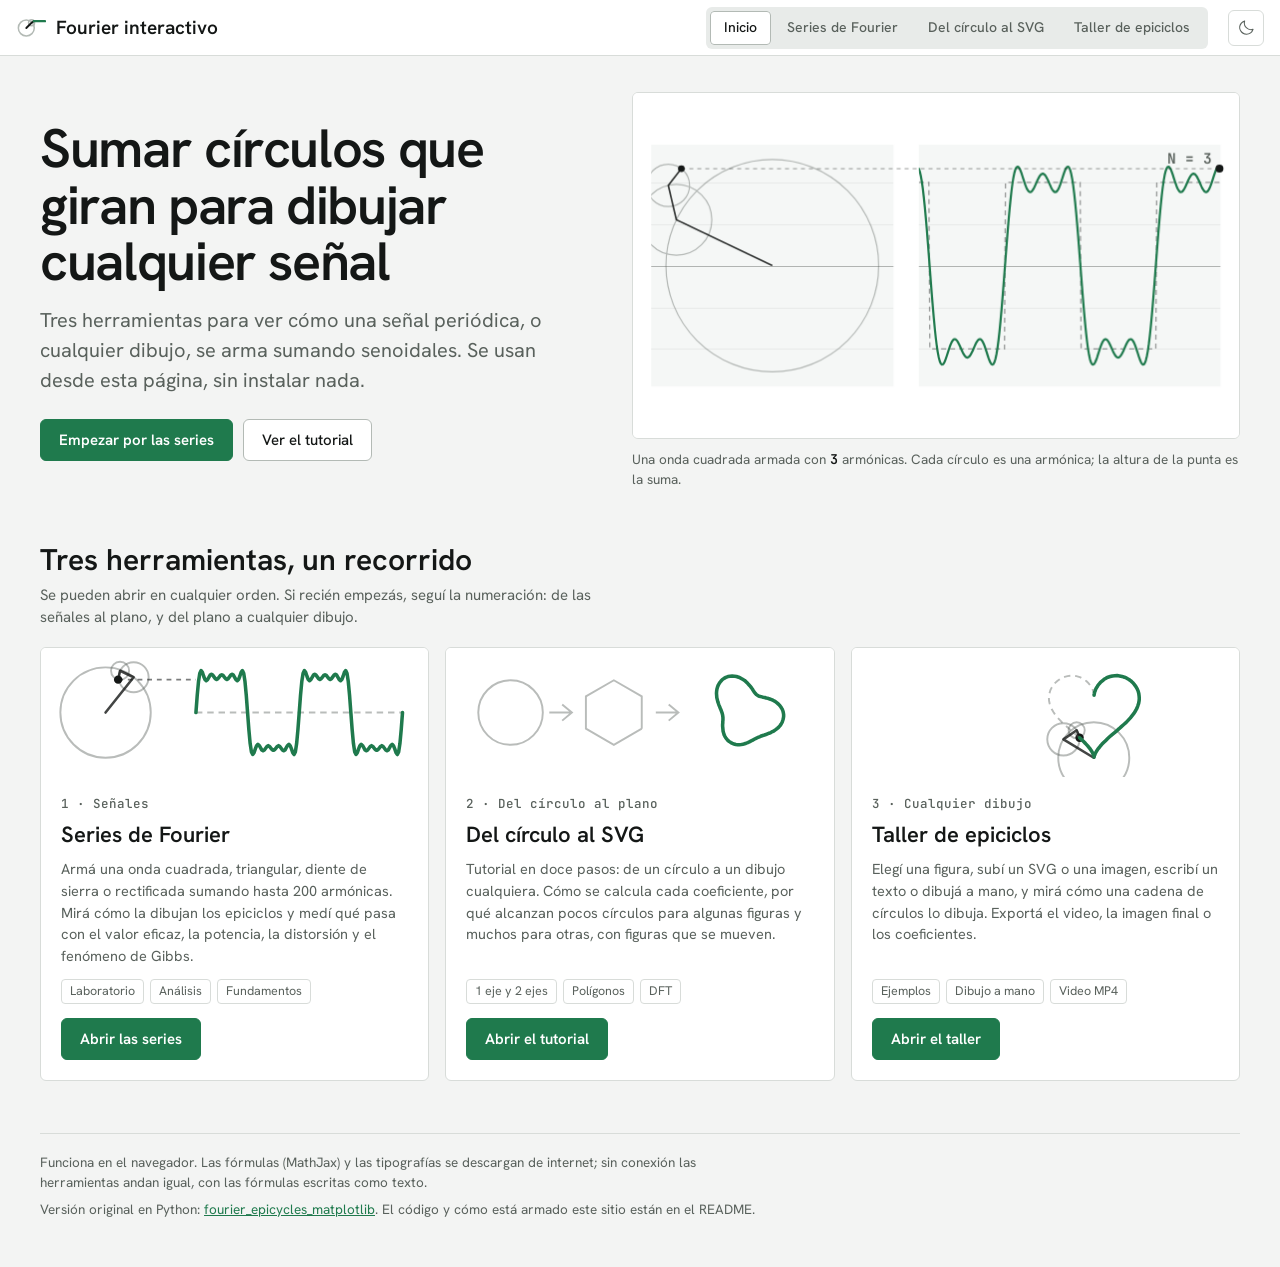
<file: index.html>
<!doctype html>
<html lang="es">
<head>
<meta charset="utf-8">
<meta name="viewport" content="width=device-width, initial-scale=1, viewport-fit=cover">
<title>Fourier interactivo</title>
<meta name="description" content="Herramientas para ver cómo una señal periódica, o cualquier dibujo, se arma sumando senoidales que giran: series de Fourier, epiciclos y análisis de señales en el navegador.">
<script>(() => { let t = new URLSearchParams(location.search).get('tema'); try { t = t || localStorage.getItem('fourier:tema'); } catch {} if (t === 'light' || t === 'dark') document.documentElement.dataset.theme = t; })();</script>
<link rel="preconnect" href="https://fonts.googleapis.com">
<link rel="preconnect" href="https://fonts.gstatic.com" crossorigin>
<link rel="stylesheet" href="https://fonts.googleapis.com/css2?family=Hanken+Grotesk:ital,wght@0,400;0,500;0,600;0,700;1,400&family=JetBrains+Mono:wght@400;500;600&display=swap">
<link rel="stylesheet" href="portada/portada.css">
</head>
<body>
<header class="barra">
  <a class="marca" href="#inicio" data-id="inicio" aria-label="Fourier interactivo: inicio">
    <svg viewBox="0 0 32 32" aria-hidden="true"><circle cx="11" cy="16" r="8.5"/><circle cx="16.6" cy="10.4" r="3.2"/><path class="v" d="M11 16 L16.6 10.4 L19 8.7"/><path class="o" d="M19 8.7 H31"/></svg>
    <span>Fourier interactivo</span>
  </a>
  <nav class="nav" aria-label="Herramientas">
    <a href="#inicio" data-id="inicio">Inicio</a>
    <a href="#series" data-id="series"><span class="largo">Series de Fourier</span><span class="corto">Series</span></a>
    <a href="#tutorial" data-id="tutorial"><span class="largo">Del círculo al SVG</span><span class="corto">Tutorial</span></a>
    <a href="#taller" data-id="taller"><span class="largo">Taller de epiciclos</span><span class="corto">Taller</span></a>
  </nav>
  <button class="tema" id="tema" type="button" aria-label="Cambiar a modo oscuro" title="Cambiar a modo oscuro">
    <svg class="luna" viewBox="0 0 256 256" aria-hidden="true"><path d="M233.54,142.23a8,8,0,0,0-8-2,88.08,88.08,0,0,1-109.8-109.8,8,8,0,0,0-10-10,104.84,104.84,0,0,0-52.91,37A104,104,0,0,0,136,224a103.09,103.09,0,0,0,62.52-20.88,104.84,104.84,0,0,0,37-52.91A8,8,0,0,0,233.54,142.23ZM188.9,190.34A88,88,0,0,1,65.66,67.11a89,89,0,0,1,31.4-26A106,106,0,0,0,96,56,104.11,104.11,0,0,0,200,160a106,106,0,0,0,14.92-1.06A89,89,0,0,1,188.9,190.34Z"/></svg>
    <svg class="sol" viewBox="0 0 256 256" aria-hidden="true"><path d="M120,40V16a8,8,0,0,1,16,0V40a8,8,0,0,1-16,0Zm72,88a64,64,0,1,1-64-64A64.07,64.07,0,0,1,192,128Zm-16,0a48,48,0,1,0-48,48A48.05,48.05,0,0,0,176,128ZM58.34,69.66A8,8,0,0,0,69.66,58.34l-16-16A8,8,0,0,0,42.34,53.66Zm0,116.68-16,16a8,8,0,0,0,11.32,11.32l16-16a8,8,0,0,0-11.32-11.32ZM192,72a8,8,0,0,0,5.66-2.34l16-16a8,8,0,0,0-11.32-11.32l-16,16A8,8,0,0,0,192,72Zm5.66,114.34a8,8,0,0,0-11.32,11.32l16,16a8,8,0,0,0,11.32-11.32ZM48,128a8,8,0,0,0-8-8H16a8,8,0,0,0,0,16H40A8,8,0,0,0,48,128Zm80,80a8,8,0,0,0-8,8v24a8,8,0,0,0,16,0V216A8,8,0,0,0,128,208Zm112-88H216a8,8,0,0,0,0,16h24a8,8,0,0,0,0-16Z"/></svg>
  </button>
</header>

<main id="portada" class="inicio">
  <section class="hero" aria-labelledby="titulo">
    <div class="hero-texto">
      <h1 id="titulo">Sumar círculos que giran para dibujar cualquier señal</h1>
      <p class="dek">Tres herramientas para ver cómo una señal periódica, o cualquier dibujo, se arma sumando senoidales. Se usan desde esta página, sin instalar nada.</p>
      <div class="acciones">
        <a class="btn primario" href="#series">Empezar por las series</a>
        <a class="btn" href="#tutorial">Ver el tutorial</a>
      </div>
    </div>
    <figure class="demo">
      <canvas id="demo" role="img" aria-label="Animación: los epiciclos de una onda cuadrada suman cada vez más armónicas y la onda se acerca a la cuadrada ideal"></canvas>
      <figcaption>Una onda cuadrada armada con <b id="demoN">1</b> <span id="demoTxt">armónica</span>. Cada círculo es una armónica; la altura de la punta es la suma.</figcaption>
    </figure>
  </section>

  <section class="recorrido" aria-labelledby="recorridoTit">
    <div class="sec-head">
      <h2 id="recorridoTit">Tres herramientas, un recorrido</h2>
      <p>Se pueden abrir en cualquier orden. Si recién empezás, seguí la numeración: de las señales al plano, y del plano a cualquier dibujo.</p>
    </div>
    <div class="tarjetas">
      <article class="tarjeta">
        <svg class="ilus" viewBox="0 0 240 80" data-ilus="series" aria-hidden="true"><g class="c"></g><path class="b"/><path class="t"/></svg>
        <div class="t-cuerpo">
          <p class="t-num">1 · Señales</p>
          <h3>Series de Fourier</h3>
          <p>Armá una onda cuadrada, triangular, diente de sierra o rectificada sumando hasta 200 armónicas. Mirá cómo la dibujan los epiciclos y medí qué pasa con el valor eficaz, la potencia, la distorsión y el fenómeno de Gibbs.</p>
          <ul class="t-tags"><li>Laboratorio</li><li>Análisis</li><li>Fundamentos</li></ul>
          <a class="btn primario" href="#series">Abrir las series</a>
        </div>
      </article>
      <article class="tarjeta">
        <svg class="ilus" viewBox="0 0 240 80" data-ilus="tutorial" aria-hidden="true"><g class="c"></g><path class="t"/></svg>
        <div class="t-cuerpo">
          <p class="t-num">2 · Del círculo al plano</p>
          <h3>Del círculo al SVG</h3>
          <p>Tutorial en doce pasos: de un círculo a un dibujo cualquiera. Cómo se calcula cada coeficiente, por qué alcanzan pocos círculos para algunas figuras y muchos para otras, con figuras que se mueven.</p>
          <ul class="t-tags"><li>1 eje y 2 ejes</li><li>Polígonos</li><li>DFT</li></ul>
          <a class="btn primario" href="#tutorial">Abrir el tutorial</a>
        </div>
      </article>
      <article class="tarjeta">
        <svg class="ilus" viewBox="0 0 240 80" data-ilus="taller" aria-hidden="true"><g class="c"></g><path class="b"/><path class="t"/></svg>
        <div class="t-cuerpo">
          <p class="t-num">3 · Cualquier dibujo</p>
          <h3>Taller de epiciclos</h3>
          <p>Elegí una figura, subí un SVG o una imagen, escribí un texto o dibujá a mano, y mirá cómo una cadena de círculos lo dibuja. Exportá el video, la imagen final o los coeficientes.</p>
          <ul class="t-tags"><li>Ejemplos</li><li>Dibujo a mano</li><li>Video MP4</li></ul>
          <a class="btn primario" href="#taller">Abrir el taller</a>
        </div>
      </article>
    </div>
  </section>

  <footer class="pie">
    <p>Funciona en el navegador. Las fórmulas (MathJax) y las tipografías se descargan de internet; sin conexión las herramientas andan igual, con las fórmulas escritas como texto.</p>
    <p>Versión original en Python: <a href="https://github.com/maxisimonazzi/fourier_epicycles_matplotlib" target="_blank" rel="noopener">fourier_epicycles_matplotlib</a>. El código y cómo está armado este sitio están en el README.</p>
  </footer>
</main>

<section id="visor" class="visor" aria-label="Herramienta abierta" hidden></section>

<script src="portada/portada.js"></script>
</body>
</html>
</file>
<file: portada/portada.css>
/* Layout: una barra fija con la marca y los botones de las herramientas. Debajo, la portada (presentación,
   animación y tres tarjetas en orden de recorrido) o la herramienta abierta ocupando todo el resto de la ventana. */
:root {
  --bg: #f3f4f3;
  --surface: #ffffff;
  --surface-2: #e8ebe9;
  --ink: #141716;
  --muted: #59615c;
  --line: #d8dcd9;
  --line-strong: #b3bab5;
  --accent: #1f7a4d;
  --accent-ink: #ffffff;
  /* Pantalla de los gráficos: clara en el tema claro, oscura en el oscuro */
  --stage: #ffffff;
  --stage-trace: #1f7a4d;
  --stage-circle: rgba(89, 97, 92, 0.42);
  --stage-arm: rgba(20, 23, 22, 0.8);
  --stage-pen: #141716;
  --font-display: "Hanken Grotesk", "Segoe UI", system-ui, -apple-system, sans-serif;
  --font-ui: "Hanken Grotesk", "Segoe UI", system-ui, -apple-system, sans-serif;
  --font-mono: "JetBrains Mono", ui-monospace, "Cascadia Mono", Consolas, monospace;
}
@media (prefers-color-scheme: dark) {
  :root:not([data-theme="light"]) {
    --bg: #0e1011; --surface: #15181a; --surface-2: #1d2124; --ink: #e6e8e6; --muted: #9aa19c;
    --line: #252a2d; --line-strong: #394044; --accent: #7fd1a0; --accent-ink: #0b1a12;
    --stage: #0b0d0e; --stage-trace: #7fd1a0; --stage-circle: rgba(170, 190, 180, 0.32); --stage-arm: rgba(230, 236, 232, 0.82); --stage-pen: #ffffff; color-scheme: dark;
  }
}
:root[data-theme="dark"] {
  --bg: #0e1011; --surface: #15181a; --surface-2: #1d2124; --ink: #e6e8e6; --muted: #9aa19c;
  --line: #252a2d; --line-strong: #394044; --accent: #7fd1a0; --accent-ink: #0b1a12;
  --stage: #0b0d0e; --stage-trace: #7fd1a0; --stage-circle: rgba(170, 190, 180, 0.32); --stage-arm: rgba(230, 236, 232, 0.82); --stage-pen: #ffffff; color-scheme: dark;
}
* { box-sizing: border-box; }
[hidden] { display: none !important; }
html, body { height: 100%; }
body { margin: 0; min-height: 100%; display: flex; flex-direction: column; background: var(--bg); color: var(--ink); font: 15px/1.5 var(--font-ui); -webkit-text-size-adjust: 100%; }
/* Con una herramienta abierta, la página no se desplaza: lo hace la herramienta. Una sola barra de desplazamiento. */
body.en-herramienta { height: 100vh; height: 100dvh; overflow: hidden; }
a { color: var(--accent); }
:focus-visible { outline: 2px solid var(--accent); outline-offset: 2px; }

/* Barra superior */
.barra { flex: none; display: flex; align-items: center; justify-content: space-between; gap: 10px 20px; min-height: 56px; padding-block: 6px; padding-left: max(16px, env(safe-area-inset-left, 0px)); padding-right: max(16px, env(safe-area-inset-right, 0px)); padding-top: max(6px, env(safe-area-inset-top, 0px)); background: var(--surface); border-bottom: 1px solid var(--line); position: relative; z-index: 2; }
.marca { margin-right: auto; display: inline-flex; align-items: center; gap: 10px; color: var(--ink); text-decoration: none; font: 600 19px/1 var(--font-display); white-space: nowrap; }
.marca svg { width: 30px; height: 30px; flex: none; fill: none; stroke-linecap: round; }
.marca svg circle { stroke: var(--line-strong); stroke-width: 1.6; }
.marca svg .v { stroke: var(--ink); stroke-width: 2; }
.marca svg .o { stroke: var(--accent); stroke-width: 2.4; }
.nav { display: flex; gap: 2px; padding: 4px; border-radius: 6px; background: var(--surface-2); overflow-x: auto; scrollbar-width: none; max-width: 100%; }
.nav::-webkit-scrollbar { display: none; }
.nav a { flex: none; display: inline-flex; align-items: center; min-height: 34px; padding: 6px 14px; border-radius: 4px; color: var(--muted); font-weight: 500; font-size: 14px; text-decoration: none; white-space: nowrap; }
.nav a:hover { color: var(--ink); }
.nav a[aria-current="page"] { background: var(--surface); color: var(--ink); box-shadow: none; outline: 1px solid var(--line-strong); outline-offset: -1px; }
.nav .corto { display: none; }
.tema { flex: none; display: inline-grid; place-items: center; width: 36px; height: 36px; padding: 0; border: 1px solid var(--line); border-radius: 6px; background: var(--surface); color: var(--muted); cursor: pointer; }
.tema:hover { color: var(--ink); border-color: var(--line-strong); }
.tema svg { width: 18px; height: 18px; fill: currentColor; }
.tema .sol, .tema[data-modo="oscuro"] .luna { display: none; }
.tema[data-modo="oscuro"] .sol { display: block; }
@media (max-width: 760px) {
  .nav .largo { display: none; }
  .nav .corto { display: inline; }
}
@media (max-width: 460px) {
  .marca span { display: none; }
  .nav a { padding: 6px 10px; }
}

/* Herramienta abierta */
.visor { flex: 1; min-height: 0; position: relative; }
.visor iframe { position: absolute; inset: 0; width: 100%; height: 100%; border: 0; display: block; background: var(--bg); }

/* Portada */
.inicio { width: 100%; max-width: 1240px; margin: 0 auto; padding-left: max(20px, env(safe-area-inset-left, 0px)); padding-right: max(20px, env(safe-area-inset-right, 0px)); padding-block: 36px 48px; display: grid; gap: 52px; }
@media (max-width: 520px) { .inicio { padding-left: max(16px, env(safe-area-inset-left, 0px)); padding-right: max(16px, env(safe-area-inset-right, 0px)); padding-block: 24px 40px; gap: 40px; } }
.hero { display: grid; grid-template-columns: minmax(0, 1fr); gap: 28px; align-items: center; }
@media (min-width: 900px) { .hero { grid-template-columns: minmax(0, 1fr) minmax(0, 1.1fr); gap: 40px; } }
.hero h1 { margin: 0; font: 600 clamp(32px, 4.6vw, 54px)/1.04 var(--font-display); letter-spacing: -0.025em; text-wrap: balance; }
.dek { margin: 16px 0 0; max-width: 54ch; font: 400 clamp(17px, 1.7vw, 20px)/1.5 var(--font-display); color: var(--muted); text-wrap: pretty; }
.acciones { display: flex; flex-wrap: wrap; gap: 10px; margin-top: 24px; }
.btn { display: inline-flex; align-items: center; justify-content: center; min-height: 42px; padding: 9px 18px; border-radius: 6px; border: 1px solid var(--line-strong); background: var(--surface); color: var(--ink); font-weight: 500; font-size: 15px; text-decoration: none; }
.btn:hover { border-color: var(--ink); }
.btn.primario { background: var(--accent); border-color: var(--accent); color: var(--accent-ink); font-weight: 600; }
.btn.primario:hover { filter: brightness(1.07); }
.demo { margin: 0; display: grid; gap: 10px; min-width: 0; }
.demo canvas { display: block; width: 100%; aspect-ratio: 1.75; max-width: 100%; border-radius: 6px; background: var(--stage); border: 1px solid var(--line); }
.demo figcaption { font-size: 13.5px; color: var(--muted); }
.demo figcaption b { color: var(--ink); font: 600 13.5px var(--font-mono); }

.sec-head { display: grid; gap: 6px; margin-bottom: 18px; }
.sec-head h2 { margin: 0; font: 600 clamp(24px, 2.6vw, 30px)/1.2 var(--font-display); text-wrap: balance; }
.sec-head p { margin: 0; max-width: 70ch; color: var(--muted); }
.tarjetas { display: grid; grid-template-columns: repeat(auto-fit, minmax(280px, 1fr)); gap: 16px; }
.tarjeta { display: grid; grid-template-rows: auto 1fr; overflow: hidden; background: var(--surface); border: 1px solid var(--line); border-radius: 6px; min-width: 0; }
.ilus { display: block; width: 100%; height: auto; aspect-ratio: 3; background: var(--stage); }
.ilus .c circle, .ilus .c path { fill: none; stroke: var(--stage-circle); stroke-width: 1.2; }
.ilus .c .arm { stroke: var(--stage-arm); stroke-width: 1.6; stroke-linecap: round; stroke-linejoin: round; }
.ilus .c .guia { stroke: var(--stage-arm); stroke-width: 1.1; stroke-dasharray: 3 3; opacity: 0.7; }
.ilus .c .pen { fill: var(--stage-pen); stroke: none; }
.ilus .b { fill: none; stroke: var(--stage-circle); stroke-width: 1.2; stroke-dasharray: 4 3; }
.ilus .t { fill: none; stroke: var(--stage-trace); stroke-width: 2.2; stroke-linejoin: round; stroke-linecap: round; }
.t-cuerpo { display: grid; grid-template-rows: auto auto 1fr auto auto; gap: 10px; padding: 18px 20px 20px; }
.t-num { margin: 0; font: 500 12.5px var(--font-mono); letter-spacing: 0; text-transform: none; color: var(--muted); }
.tarjeta h3 { margin: 0; font: 600 22px/1.2 var(--font-display); }
.tarjeta p { margin: 0; }
.t-cuerpo > p:not(.t-num) { color: var(--muted); font-size: 14.5px; }
.t-tags { display: flex; flex-wrap: wrap; gap: 6px; margin: 2px 0 4px; padding: 0; list-style: none; }
.t-tags li { padding: 2px 8px; border-radius: 4px; border: 1px solid var(--line); font-size: 12.5px; color: var(--muted); }
.tarjeta .btn { justify-self: start; }

.pie { display: grid; gap: 6px; padding-top: 18px; border-top: 1px solid var(--line); font-size: 13.5px; color: var(--muted); }
.pie p { margin: 0; max-width: 90ch; }
</file>
